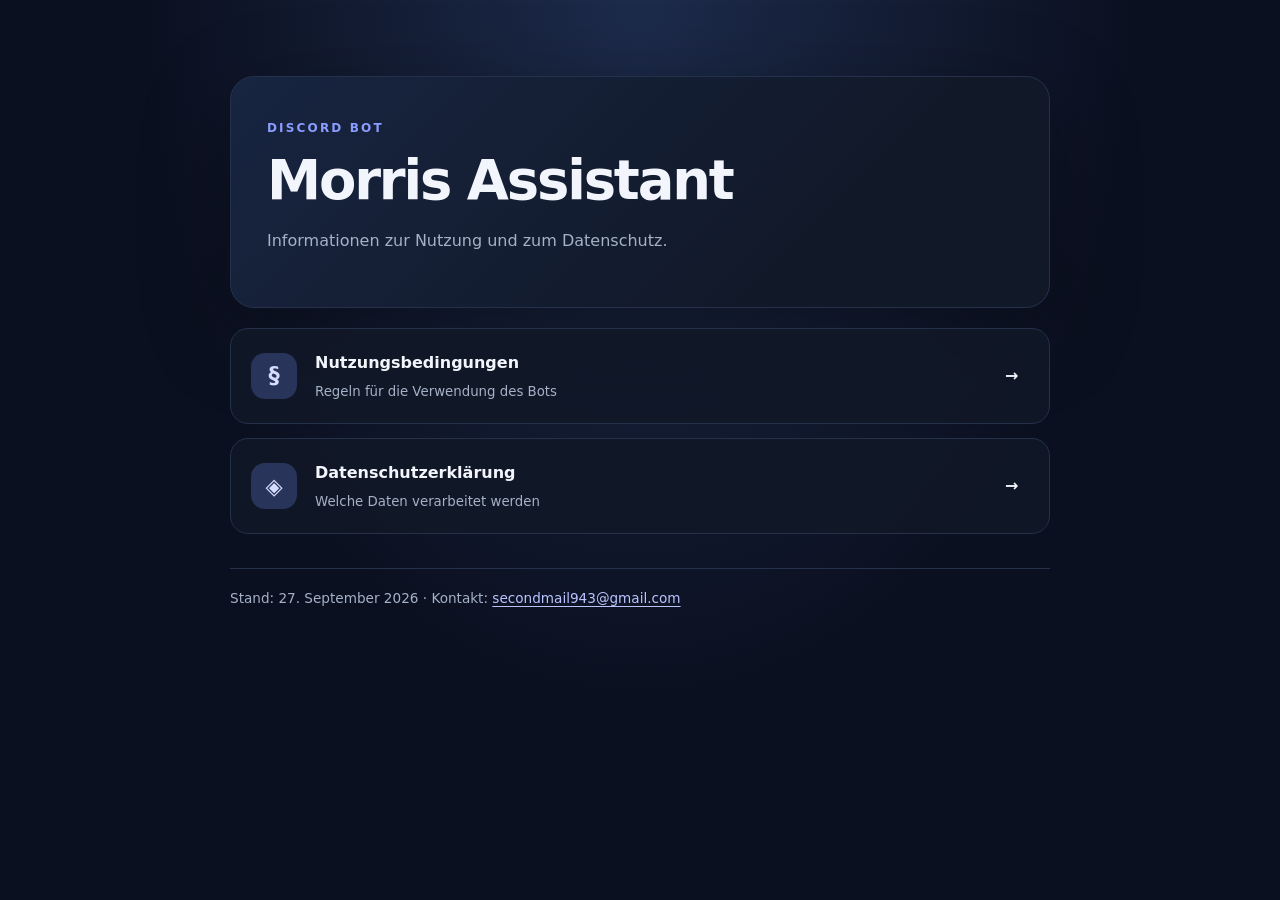
<file: index.html>
<!doctype html>
<html lang="de">
<head>
  <meta charset="utf-8">
  <meta name="viewport" content="width=device-width, initial-scale=1">
  <meta name="theme-color" content="#101827">
  <meta name="description" content="Nutzungsbedingungen und Datenschutzerklärung für Morris Assistant.">
  <title>Morris Assistant – Richtlinien</title>
  <link rel="stylesheet" href="style.css">
</head>
<body>
  <main class="shell">
    <header class="hero">
      <span class="eyebrow">DISCORD BOT</span>
      <h1>Morris Assistant</h1>
      <p>Informationen zur Nutzung und zum Datenschutz.</p>
    </header>
    <section class="cards" aria-label="Richtlinien">
      <a class="card" href="terms.html"><span class="icon">§</span><span><strong>Nutzungsbedingungen</strong><small>Regeln für die Verwendung des Bots</small></span><b aria-hidden="true">→</b></a>
      <a class="card" href="privacy.html"><span class="icon">◈</span><span><strong>Datenschutzerklärung</strong><small>Welche Daten verarbeitet werden</small></span><b aria-hidden="true">→</b></a>
    </section>
    <footer>Stand: 27. September 2026 · Kontakt: <a href="mailto:secondmail943@gmail.com">secondmail943@gmail.com</a></footer>
  </main>
</body>
</html>
</file>
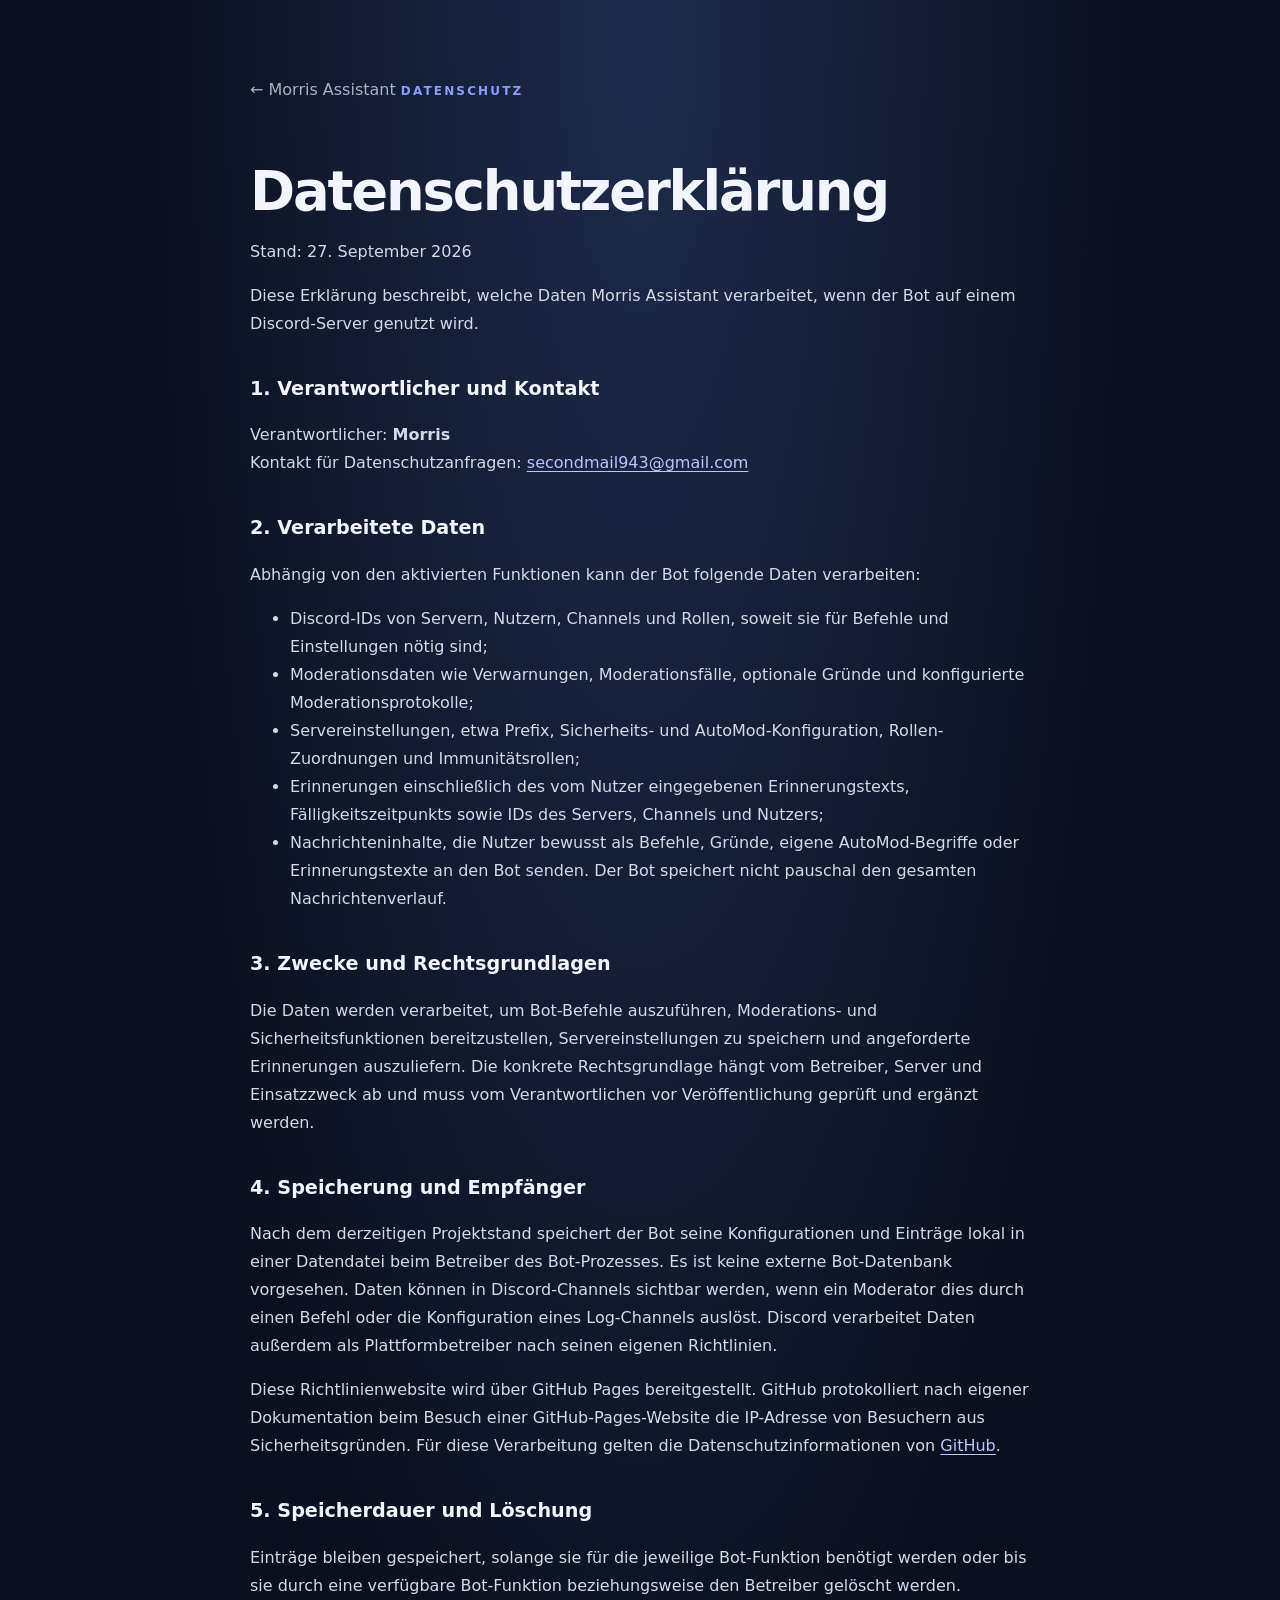
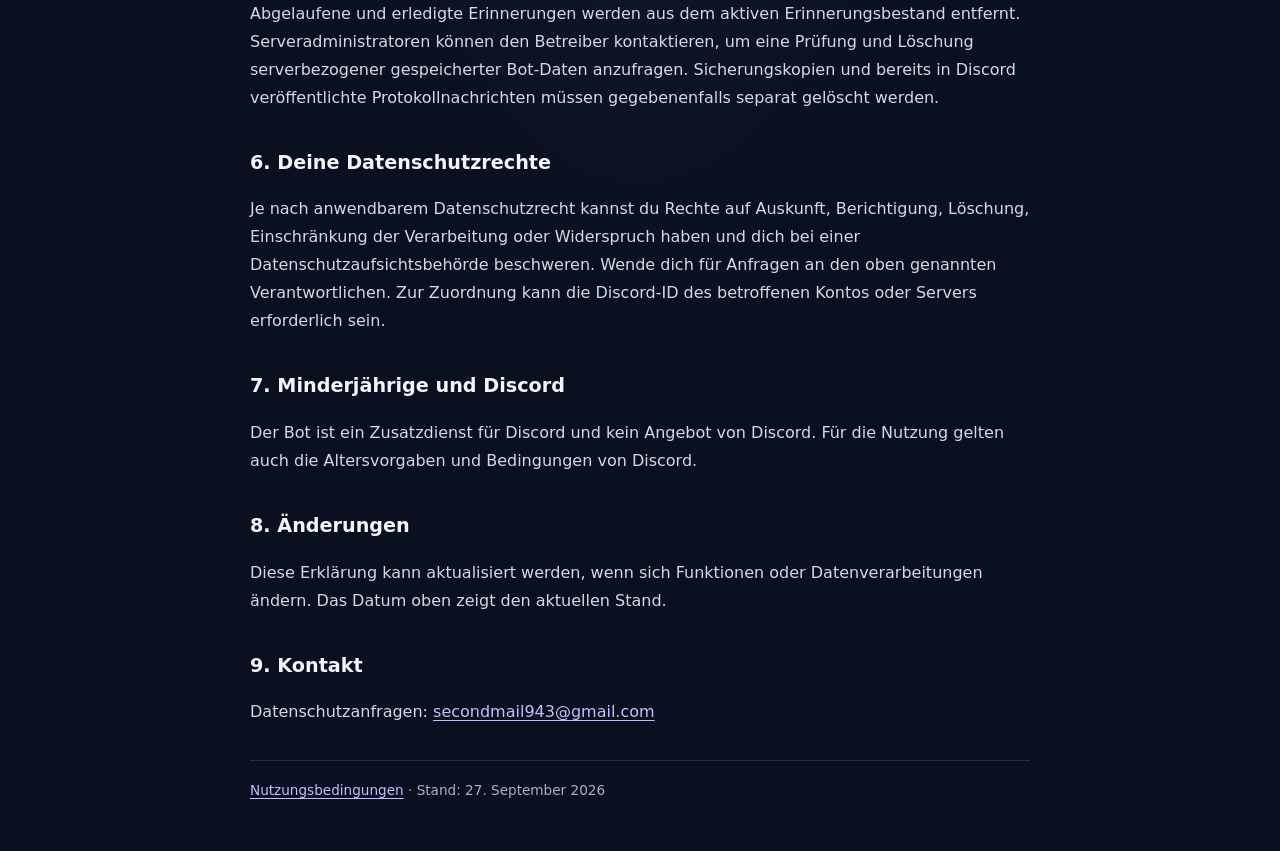
<file: privacy.html>
<!doctype html>
<html lang="de">
<head>
  <meta charset="utf-8">
  <meta name="viewport" content="width=device-width, initial-scale=1">
  <meta name="description" content="Datenschutzerklärung für Morris Assistant, einen Discord-Bot.">
  <title>Datenschutzerklärung – Morris Assistant</title>
  <link rel="stylesheet" href="style.css">
</head>
<body>
  <main class="shell document">
    <a class="back" href="index.html">← Morris Assistant</a>
    <span class="eyebrow">DATENSCHUTZ</span>
    <h1>Datenschutzerklärung</h1>
    <p class="muted">Stand: 27. September 2026</p>
    <p>Diese Erklärung beschreibt, welche Daten Morris Assistant verarbeitet, wenn der Bot auf einem Discord-Server genutzt wird.</p>
    <h2>1. Verantwortlicher und Kontakt</h2>
    <p>Verantwortlicher: <strong>Morris</strong><br>Kontakt für Datenschutzanfragen: <a href="mailto:secondmail943@gmail.com">secondmail943@gmail.com</a></p>
    <h2>2. Verarbeitete Daten</h2>
    <p>Abhängig von den aktivierten Funktionen kann der Bot folgende Daten verarbeiten:</p>
    <ul>
      <li>Discord-IDs von Servern, Nutzern, Channels und Rollen, soweit sie für Befehle und Einstellungen nötig sind;</li>
      <li>Moderationsdaten wie Verwarnungen, Moderationsfälle, optionale Gründe und konfigurierte Moderationsprotokolle;</li>
      <li>Servereinstellungen, etwa Prefix, Sicherheits- und AutoMod-Konfiguration, Rollen-Zuordnungen und Immunitätsrollen;</li>
      <li>Erinnerungen einschließlich des vom Nutzer eingegebenen Erinnerungstexts, Fälligkeitszeitpunkts sowie IDs des Servers, Channels und Nutzers;</li>
      <li>Nachrichteninhalte, die Nutzer bewusst als Befehle, Gründe, eigene AutoMod-Begriffe oder Erinnerungstexte an den Bot senden. Der Bot speichert nicht pauschal den gesamten Nachrichtenverlauf.</li>
    </ul>
    <h2>3. Zwecke und Rechtsgrundlagen</h2>
    <p>Die Daten werden verarbeitet, um Bot-Befehle auszuführen, Moderations- und Sicherheitsfunktionen bereitzustellen, Servereinstellungen zu speichern und angeforderte Erinnerungen auszuliefern. Die konkrete Rechtsgrundlage hängt vom Betreiber, Server und Einsatzzweck ab und muss vom Verantwortlichen vor Veröffentlichung geprüft und ergänzt werden.</p>
    <h2>4. Speicherung und Empfänger</h2>
    <p>Nach dem derzeitigen Projektstand speichert der Bot seine Konfigurationen und Einträge lokal in einer Datendatei beim Betreiber des Bot-Prozesses. Es ist keine externe Bot-Datenbank vorgesehen. Daten können in Discord-Channels sichtbar werden, wenn ein Moderator dies durch einen Befehl oder die Konfiguration eines Log-Channels auslöst. Discord verarbeitet Daten außerdem als Plattformbetreiber nach seinen eigenen Richtlinien.</p>
    <p>Diese Richtlinienwebsite wird über GitHub Pages bereitgestellt. GitHub protokolliert nach eigener Dokumentation beim Besuch einer GitHub-Pages-Website die IP-Adresse von Besuchern aus Sicherheitsgründen. Für diese Verarbeitung gelten die Datenschutzinformationen von <a href="https://docs.github.com/en/site-policy/privacy-policies/github-privacy-statement">GitHub</a>.</p>
    <h2>5. Speicherdauer und Löschung</h2>
    <p>Einträge bleiben gespeichert, solange sie für die jeweilige Bot-Funktion benötigt werden oder bis sie durch eine verfügbare Bot-Funktion beziehungsweise den Betreiber gelöscht werden. Abgelaufene und erledigte Erinnerungen werden aus dem aktiven Erinnerungsbestand entfernt. Serveradministratoren können den Betreiber kontaktieren, um eine Prüfung und Löschung serverbezogener gespeicherter Bot-Daten anzufragen. Sicherungskopien und bereits in Discord veröffentlichte Protokollnachrichten müssen gegebenenfalls separat gelöscht werden.</p>
    <h2>6. Deine Datenschutzrechte</h2>
    <p>Je nach anwendbarem Datenschutzrecht kannst du Rechte auf Auskunft, Berichtigung, Löschung, Einschränkung der Verarbeitung oder Widerspruch haben und dich bei einer Datenschutzaufsichtsbehörde beschweren. Wende dich für Anfragen an den oben genannten Verantwortlichen. Zur Zuordnung kann die Discord-ID des betroffenen Kontos oder Servers erforderlich sein.</p>
    <h2>7. Minderjährige und Discord</h2>
    <p>Der Bot ist ein Zusatzdienst für Discord und kein Angebot von Discord. Für die Nutzung gelten auch die Altersvorgaben und Bedingungen von Discord.</p>
    <h2>8. Änderungen</h2>
    <p>Diese Erklärung kann aktualisiert werden, wenn sich Funktionen oder Datenverarbeitungen ändern. Das Datum oben zeigt den aktuellen Stand.</p>
    <h2>9. Kontakt</h2>
    <p>Datenschutzanfragen: <a href="mailto:secondmail943@gmail.com">secondmail943@gmail.com</a></p>
    <footer><a href="terms.html">Nutzungsbedingungen</a> · Stand: 27. September 2026</footer>
  </main>
</body>
</html>
</file>
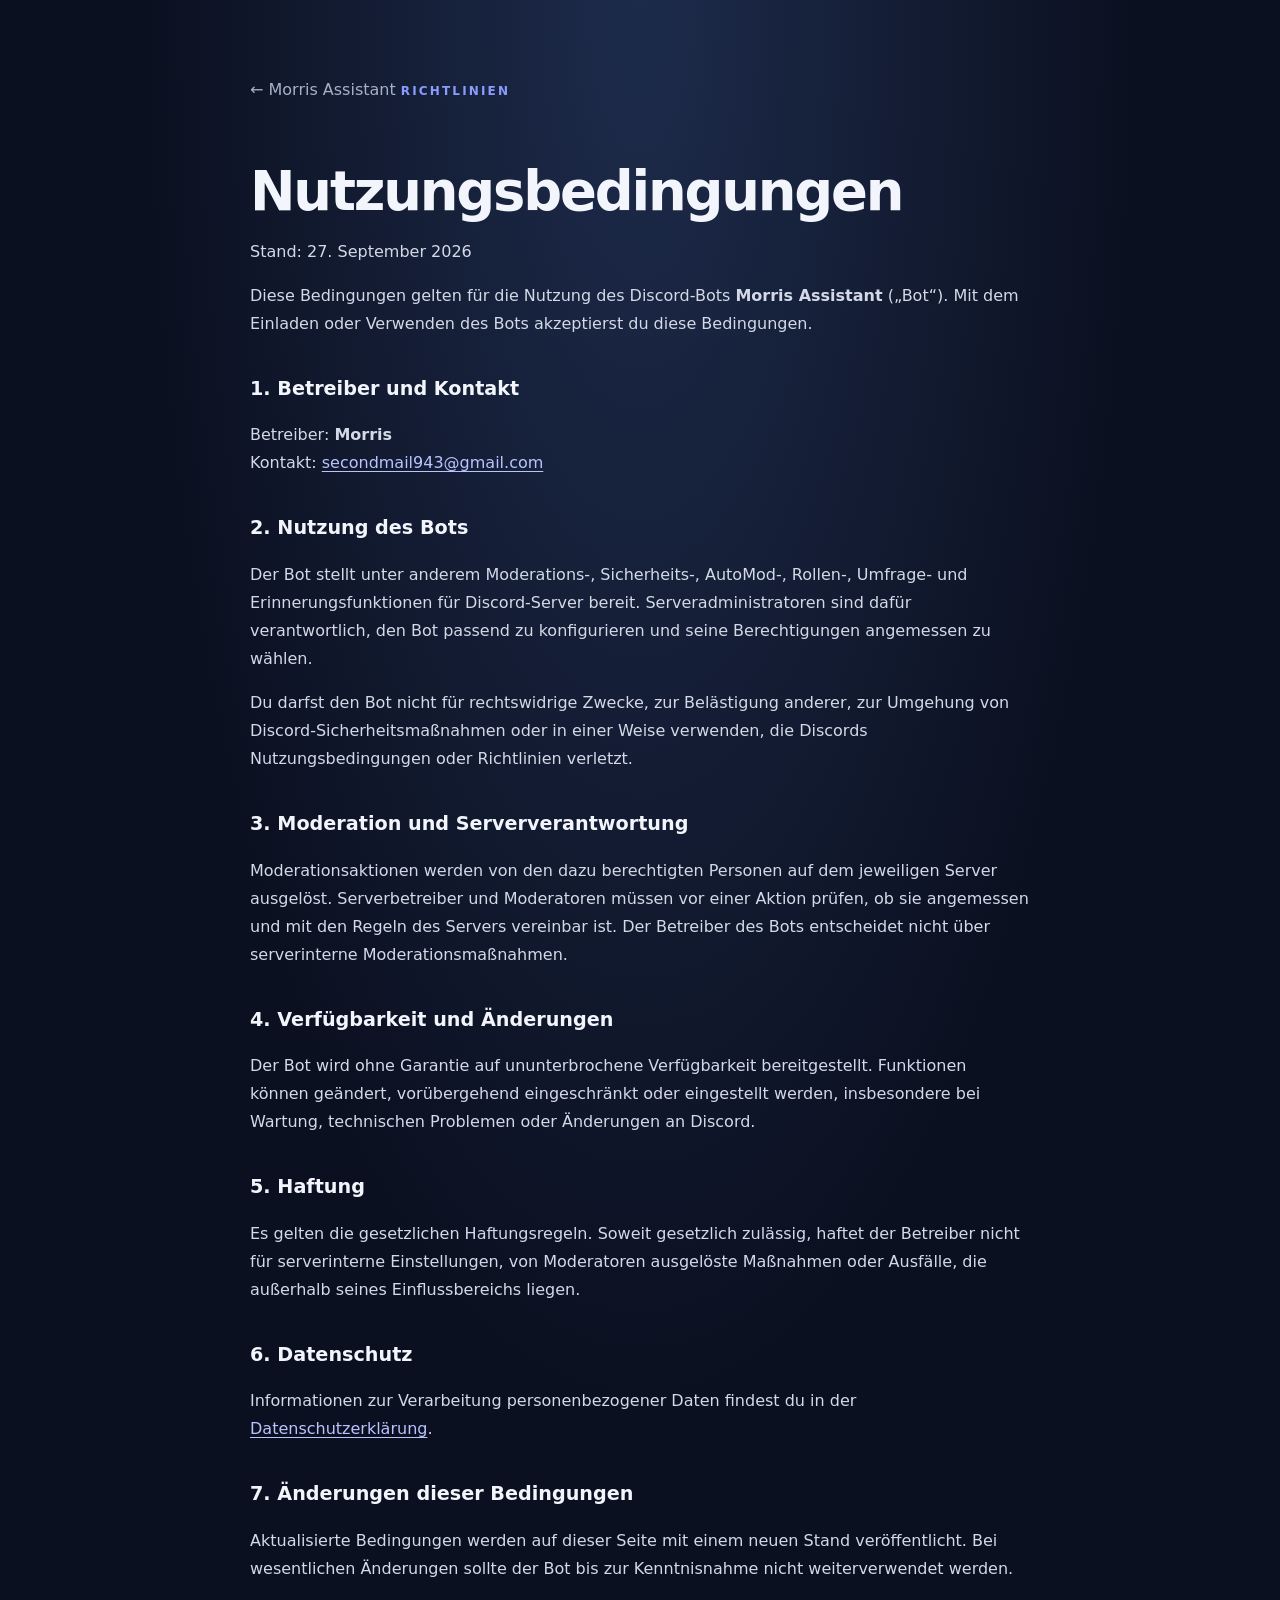
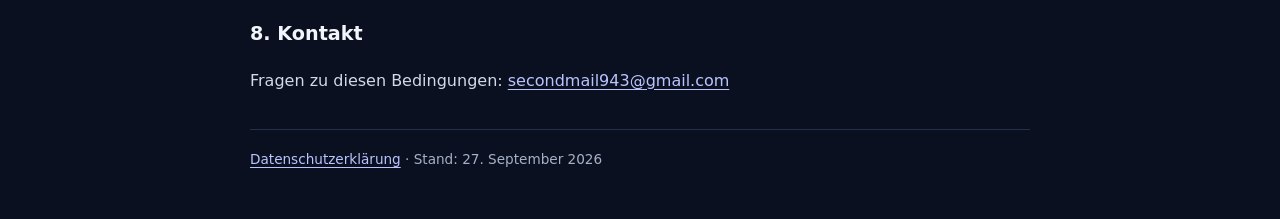
<file: terms.html>
<!doctype html>
<html lang="de">
<head>
  <meta charset="utf-8">
  <meta name="viewport" content="width=device-width, initial-scale=1">
  <meta name="description" content="Nutzungsbedingungen für Morris Assistant, einen Discord-Bot.">
  <title>Nutzungsbedingungen – Morris Assistant</title>
  <link rel="stylesheet" href="style.css">
</head>
<body>
  <main class="shell document">
    <a class="back" href="index.html">← Morris Assistant</a>
    <span class="eyebrow">RICHTLINIEN</span>
    <h1>Nutzungsbedingungen</h1>
    <p class="muted">Stand: 27. September 2026</p>
    <p>Diese Bedingungen gelten für die Nutzung des Discord-Bots <strong>Morris Assistant</strong> („Bot“). Mit dem Einladen oder Verwenden des Bots akzeptierst du diese Bedingungen.</p>
    <h2>1. Betreiber und Kontakt</h2>
    <p>Betreiber: <strong>Morris</strong><br>Kontakt: <a href="mailto:secondmail943@gmail.com">secondmail943@gmail.com</a></p>
    <h2>2. Nutzung des Bots</h2>
    <p>Der Bot stellt unter anderem Moderations-, Sicherheits-, AutoMod-, Rollen-, Umfrage- und Erinnerungsfunktionen für Discord-Server bereit. Serveradministratoren sind dafür verantwortlich, den Bot passend zu konfigurieren und seine Berechtigungen angemessen zu wählen.</p>
    <p>Du darfst den Bot nicht für rechtswidrige Zwecke, zur Belästigung anderer, zur Umgehung von Discord-Sicherheitsmaßnahmen oder in einer Weise verwenden, die Discords Nutzungsbedingungen oder Richtlinien verletzt.</p>
    <h2>3. Moderation und Serververantwortung</h2>
    <p>Moderationsaktionen werden von den dazu berechtigten Personen auf dem jeweiligen Server ausgelöst. Serverbetreiber und Moderatoren müssen vor einer Aktion prüfen, ob sie angemessen und mit den Regeln des Servers vereinbar ist. Der Betreiber des Bots entscheidet nicht über serverinterne Moderationsmaßnahmen.</p>
    <h2>4. Verfügbarkeit und Änderungen</h2>
    <p>Der Bot wird ohne Garantie auf ununterbrochene Verfügbarkeit bereitgestellt. Funktionen können geändert, vorübergehend eingeschränkt oder eingestellt werden, insbesondere bei Wartung, technischen Problemen oder Änderungen an Discord.</p>
    <h2>5. Haftung</h2>
    <p>Es gelten die gesetzlichen Haftungsregeln. Soweit gesetzlich zulässig, haftet der Betreiber nicht für serverinterne Einstellungen, von Moderatoren ausgelöste Maßnahmen oder Ausfälle, die außerhalb seines Einflussbereichs liegen.</p>
    <h2>6. Datenschutz</h2>
    <p>Informationen zur Verarbeitung personenbezogener Daten findest du in der <a href="privacy.html">Datenschutzerklärung</a>.</p>
    <h2>7. Änderungen dieser Bedingungen</h2>
    <p>Aktualisierte Bedingungen werden auf dieser Seite mit einem neuen Stand veröffentlicht. Bei wesentlichen Änderungen sollte der Bot bis zur Kenntnisnahme nicht weiterverwendet werden.</p>
    <h2>8. Kontakt</h2>
    <p>Fragen zu diesen Bedingungen: <a href="mailto:secondmail943@gmail.com">secondmail943@gmail.com</a></p>
    <footer><a href="privacy.html">Datenschutzerklärung</a> · Stand: 27. September 2026</footer>
  </main>
</body>
</html>
</file>
<file: style.css>
:root { color-scheme: dark; --bg: #0b1020; --panel: #121a2c; --line: #25314a; --text: #f2f5fb; --muted: #a5b1c7; --accent: #8b9cff; }
* { box-sizing: border-box; }
body { margin: 0; min-height: 100vh; background: radial-gradient(ellipse at 50% 0, #1d2b4b 0, var(--bg) 55%); color: var(--text); font: 16px/1.75 system-ui, -apple-system, 'Segoe UI', sans-serif; }
a { color: #b9c4ff; text-underline-offset: 3px; }
.shell { width: min(820px, calc(100% - 36px)); margin: 0 auto; padding: 76px 0 48px; }
.hero { padding: 36px; border: 1px solid var(--line); border-radius: 24px; background: linear-gradient(135deg, #182541, #111929 70%); box-shadow: 0 24px 90px #0005; }
.eyebrow { color: var(--accent); font-size: .75rem; font-weight: 700; letter-spacing: .18em; }
h1, h2, strong { font-family: system-ui, -apple-system, 'Segoe UI', sans-serif; }
h1 { margin: 10px 0; font-size: clamp(2.2rem, 7vw, 3.4rem); line-height: 1.1; letter-spacing: -.04em; }
.hero p, .muted { color: var(--muted); }
.cards { display: grid; gap: 14px; margin: 20px 0; }
.card { display: grid; grid-template-columns: 48px 1fr 24px; align-items: center; gap: 16px; padding: 20px; border: 1px solid var(--line); border-radius: 18px; color: var(--text); background: #111827dd; text-decoration: none; transition: transform .18s, border-color .18s; }
.card:hover { transform: translateY(-2px); border-color: #6978bb; }
.card strong, .card small { display: block; }
.card small { margin-top: 3px; color: var(--muted); }
.icon { display: grid; width: 46px; height: 46px; place-items: center; border-radius: 14px; color: #d5dcff; background: #28345a; font-size: 1.4rem; font-weight: 700; }
footer { margin-top: 34px; padding-top: 18px; border-top: 1px solid var(--line); color: var(--muted); font-size: .85rem; }
.document { max-width: 780px; }
.document h1 { margin-top: 16px; }
.document h2 { margin: 34px 0 8px; font-size: 1.2rem; }
.document p, .document li { color: #d3d9e6; }
.document .back { display: inline-block; margin-bottom: 42px; color: var(--muted); text-decoration: none; }
.document .back:hover { color: var(--text); }
@media (max-width: 560px) { .shell { padding-top: 28px; } .hero { padding: 26px; } .card { padding: 16px; gap: 12px; } }
</file>
